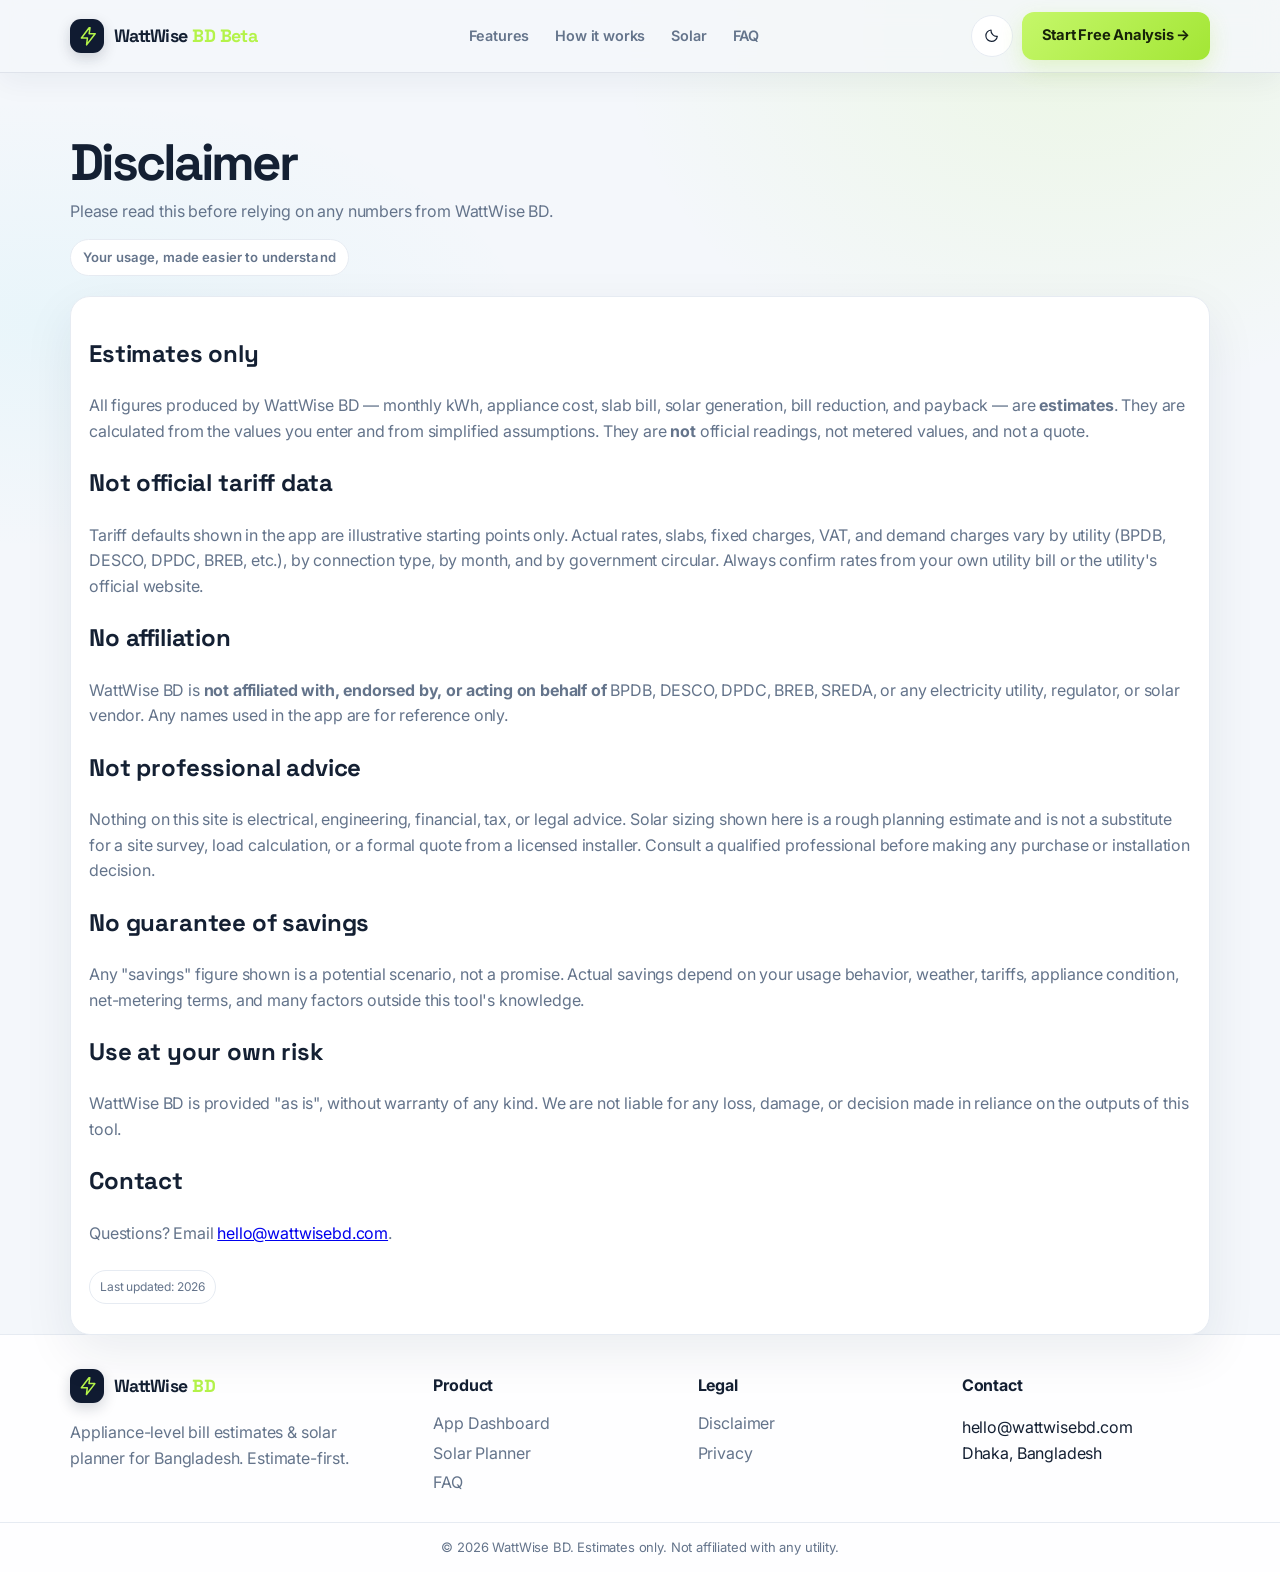
<file: disclaimer.html>
<!DOCTYPE html>
<html lang="bn">
<head>
<meta charset="UTF-8">
<meta name="viewport" content="width=device-width, initial-scale=1.0">
<title>Disclaimer — WattWise BD</title>
<meta name="description" content="WattWise BD disclaimers: estimates only, not official tariff data, not affiliated with any utility.">
<link rel="icon" type="image/svg+xml" href="favicon.svg">
<link href="https://fonts.googleapis.com/css2?family=Space+Grotesk:wght@500;700&family=Inter:wght@400;600;700&family=Hind+Siliguri:wght@500;700&display=swap" rel="stylesheet">
<link rel="stylesheet" href="style.css">
</head>
<body>
<svg class="icon-sprite" aria-hidden="true" xmlns="http://www.w3.org/2000/svg">
  <symbol id="icon-bolt" viewBox="0 0 24 24"><path d="m13 2-9 12h7l-1 8 10-13h-7l1-7Z"/></symbol>
  <symbol id="icon-moon" viewBox="0 0 24 24"><path d="M20.9 13A9 9 0 0 1 11 3.1 9 9 0 1 0 20.9 13Z"/></symbol>
  <symbol id="icon-sun" viewBox="0 0 24 24"><circle cx="12" cy="12" r="4"/><path d="M12 2v2m0 16v2M4.93 4.93l1.42 1.42m11.3 11.3 1.42 1.42M2 12h2m16 0h2M4.93 19.07l1.42-1.42m11.3-11.3 1.42-1.42"/></symbol>
</svg>

<header class="nav">
  <div class="container nav-inner">
    <a class="logo" href="index.html">
      <span class="logo-icon"><svg class="icon" aria-hidden="true"><use href="#icon-bolt"/></svg></span>
      WattWise <span>BD</span>
      <span class="beta-pill">Beta</span>
    </a>
    <nav class="nav-links">
      <a href="index.html#features">Features</a>
      <a href="index.html#how">How it works</a>
      <a href="index.html#solar">Solar</a>
      <a href="index.html#faq">FAQ</a>
    </nav>
    <div class="nav-actions">
      <button id="themeToggle" class="pill icon-button" type="button" aria-label="Toggle dark mode"><svg class="icon" aria-hidden="true"><use href="#icon-moon"/></svg></button>
      <a href="app.html" class="btn btn-lime hide-mobile">Start Free Analysis →</a>
    </div>
  </div>
</header>

<main class="container legal-page">
  <div class="app-hero">
    <h1>Disclaimer</h1>
    <p>Please read this before relying on any numbers from WattWise BD.</p>
  </div>

  <section class="card legal-card">
    <h2>Estimates only</h2>
    <p>All figures produced by WattWise BD — monthly kWh, appliance cost, slab bill, solar generation, bill reduction, and payback — are <strong>estimates</strong>. They are calculated from the values you enter and from simplified assumptions. They are <strong>not</strong> official readings, not metered values, and not a quote.</p>

    <h2>Not official tariff data</h2>
    <p>Tariff defaults shown in the app are illustrative starting points only. Actual rates, slabs, fixed charges, VAT, and demand charges vary by utility (BPDB, DESCO, DPDC, BREB, etc.), by connection type, by month, and by government circular. Always confirm rates from your own utility bill or the utility's official website.</p>

    <h2>No affiliation</h2>
    <p>WattWise BD is <strong>not affiliated with, endorsed by, or acting on behalf of</strong> BPDB, DESCO, DPDC, BREB, SREDA, or any electricity utility, regulator, or solar vendor. Any names used in the app are for reference only.</p>

    <h2>Not professional advice</h2>
    <p>Nothing on this site is electrical, engineering, financial, tax, or legal advice. Solar sizing shown here is a rough planning estimate and is not a substitute for a site survey, load calculation, or a formal quote from a licensed installer. Consult a qualified professional before making any purchase or installation decision.</p>

    <h2>No guarantee of savings</h2>
    <p>Any "savings" figure shown is a potential scenario, not a promise. Actual savings depend on your usage behavior, weather, tariffs, appliance condition, net-metering terms, and many factors outside this tool's knowledge.</p>

    <h2>Use at your own risk</h2>
    <p>WattWise BD is provided "as is", without warranty of any kind. We are not liable for any loss, damage, or decision made in reliance on the outputs of this tool.</p>

    <h2>Contact</h2>
    <p>Questions? Email <a href="mailto:hello@wattwisebd.com">hello@wattwisebd.com</a>.</p>

    <p class="disclaimer">Last updated: 2026</p>
  </section>
</main>

<footer class="footer">
  <div class="container foot-grid">
    <div>
      <div class="logo">
        <span class="logo-icon"><svg class="icon" aria-hidden="true"><use href="#icon-bolt"/></svg></span>
        WattWise <span>BD</span>
      </div>
      <p>Appliance-level bill estimates &amp; solar planner for Bangladesh. Estimate-first.</p>
    </div>
    <div><h4>Product</h4>
      <a href="app.html">App Dashboard</a>
      <a href="app.html#solar">Solar Planner</a>
      <a href="index.html#faq">FAQ</a>
    </div>
    <div><h4>Legal</h4>
      <a href="disclaimer.html">Disclaimer</a>
      <a href="privacy.html">Privacy</a>
    </div>
    <div><h4>Contact</h4>
      <p>hello@wattwisebd.com<br>Dhaka, Bangladesh</p>
    </div>
  </div>
  <div class="bottom-bar">
    © 2026 WattWise BD. Estimates only. Not affiliated with any utility.
  </div>
</footer>

<script>
  const theme = localStorage.getItem('ww_theme') || 'light';
  document.documentElement.setAttribute('data-theme', theme);
</script>
</body>
</html>
</file>
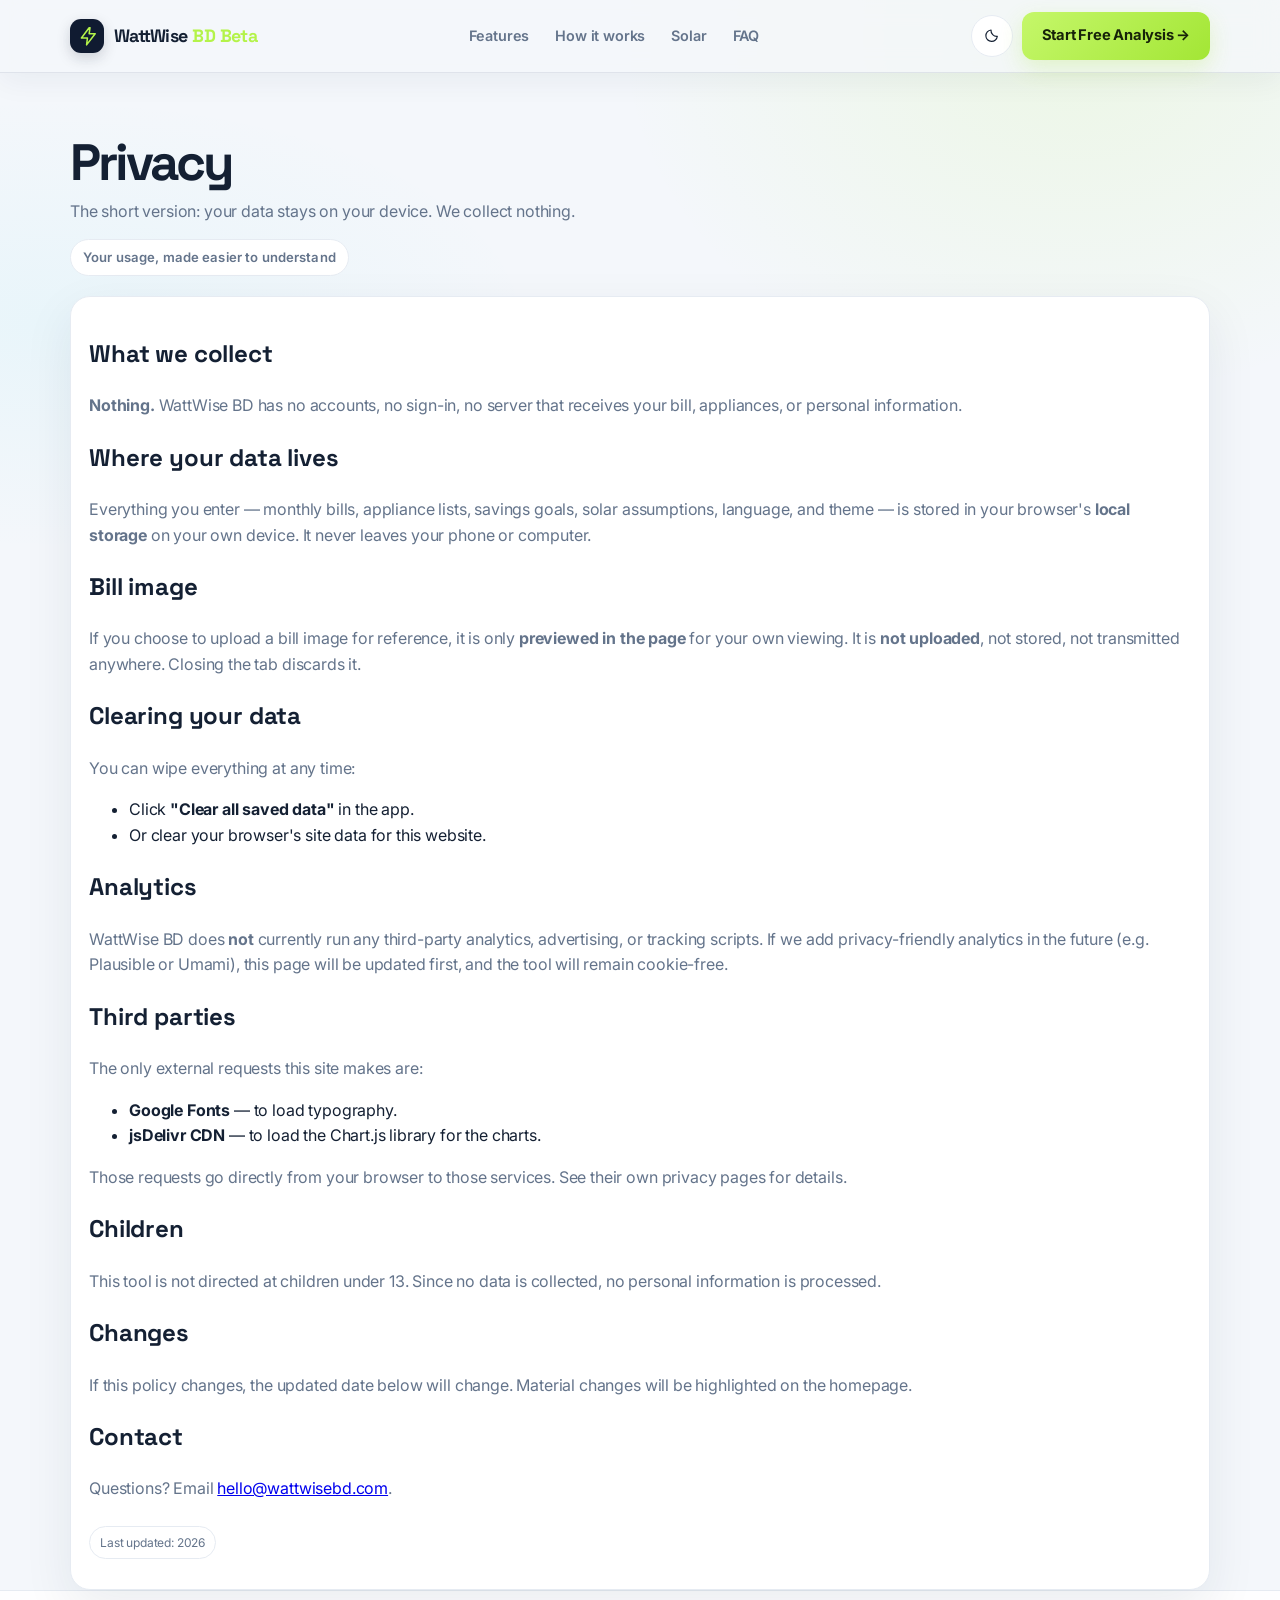
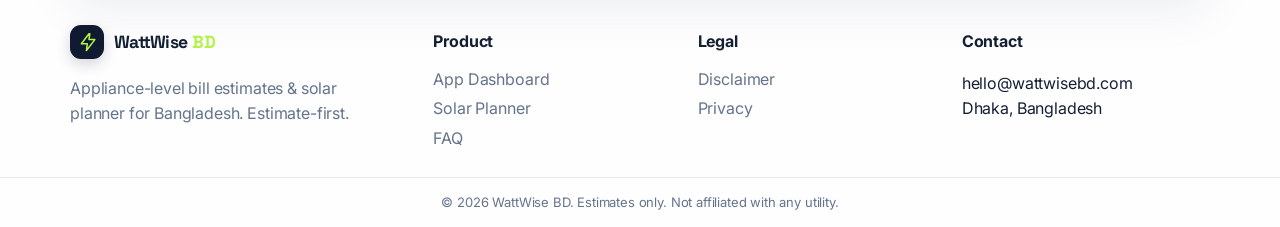
<file: privacy.html>
<!DOCTYPE html>
<html lang="bn">
<head>
<meta charset="UTF-8">
<meta name="viewport" content="width=device-width, initial-scale=1.0">
<title>Privacy — WattWise BD</title>
<meta name="description" content="WattWise BD privacy: no accounts, no tracking, all data stays on your device.">
<link rel="icon" type="image/svg+xml" href="favicon.svg">
<link href="https://fonts.googleapis.com/css2?family=Space+Grotesk:wght@500;700&family=Inter:wght@400;600;700&family=Hind+Siliguri:wght@500;700&display=swap" rel="stylesheet">
<link rel="stylesheet" href="style.css">
</head>
<body>
<svg class="icon-sprite" aria-hidden="true" xmlns="http://www.w3.org/2000/svg">
  <symbol id="icon-bolt" viewBox="0 0 24 24"><path d="m13 2-9 12h7l-1 8 10-13h-7l1-7Z"/></symbol>
  <symbol id="icon-moon" viewBox="0 0 24 24"><path d="M20.9 13A9 9 0 0 1 11 3.1 9 9 0 1 0 20.9 13Z"/></symbol>
  <symbol id="icon-sun" viewBox="0 0 24 24"><circle cx="12" cy="12" r="4"/><path d="M12 2v2m0 16v2M4.93 4.93l1.42 1.42m11.3 11.3 1.42 1.42M2 12h2m16 0h2M4.93 19.07l1.42-1.42m11.3-11.3 1.42-1.42"/></symbol>
</svg>

<header class="nav">
  <div class="container nav-inner">
    <a class="logo" href="index.html">
      <span class="logo-icon"><svg class="icon" aria-hidden="true"><use href="#icon-bolt"/></svg></span>
      WattWise <span>BD</span>
      <span class="beta-pill">Beta</span>
    </a>
    <nav class="nav-links">
      <a href="index.html#features">Features</a>
      <a href="index.html#how">How it works</a>
      <a href="index.html#solar">Solar</a>
      <a href="index.html#faq">FAQ</a>
    </nav>
    <div class="nav-actions">
      <button id="themeToggle" class="pill icon-button" type="button" aria-label="Toggle dark mode"><svg class="icon" aria-hidden="true"><use href="#icon-moon"/></svg></button>
      <a href="app.html" class="btn btn-lime hide-mobile">Start Free Analysis →</a>
    </div>
  </div>
</header>

<main class="container legal-page">
  <div class="app-hero">
    <h1>Privacy</h1>
    <p>The short version: your data stays on your device. We collect nothing.</p>
  </div>

  <section class="card legal-card">
    <h2>What we collect</h2>
    <p><strong>Nothing.</strong> WattWise BD has no accounts, no sign-in, no server that receives your bill, appliances, or personal information.</p>

    <h2>Where your data lives</h2>
    <p>Everything you enter — monthly bills, appliance lists, savings goals, solar assumptions, language, and theme — is stored in your browser's <strong>local storage</strong> on your own device. It never leaves your phone or computer.</p>

    <h2>Bill image</h2>
    <p>If you choose to upload a bill image for reference, it is only <strong>previewed in the page</strong> for your own viewing. It is <strong>not uploaded</strong>, not stored, not transmitted anywhere. Closing the tab discards it.</p>

    <h2>Clearing your data</h2>
    <p>You can wipe everything at any time:</p>
    <ul>
      <li>Click <strong>"Clear all saved data"</strong> in the app.</li>
      <li>Or clear your browser's site data for this website.</li>
    </ul>

    <h2>Analytics</h2>
    <p>WattWise BD does <strong>not</strong> currently run any third-party analytics, advertising, or tracking scripts. If we add privacy-friendly analytics in the future (e.g. Plausible or Umami), this page will be updated first, and the tool will remain cookie-free.</p>

    <h2>Third parties</h2>
    <p>The only external requests this site makes are:</p>
    <ul>
      <li><strong>Google Fonts</strong> — to load typography.</li>
      <li><strong>jsDelivr CDN</strong> — to load the Chart.js library for the charts.</li>
    </ul>
    <p>Those requests go directly from your browser to those services. See their own privacy pages for details.</p>

    <h2>Children</h2>
    <p>This tool is not directed at children under 13. Since no data is collected, no personal information is processed.</p>

    <h2>Changes</h2>
    <p>If this policy changes, the updated date below will change. Material changes will be highlighted on the homepage.</p>

    <h2>Contact</h2>
    <p>Questions? Email <a href="mailto:hello@wattwisebd.com">hello@wattwisebd.com</a>.</p>

    <p class="disclaimer">Last updated: 2026</p>
  </section>
</main>

<footer class="footer">
  <div class="container foot-grid">
    <div>
      <div class="logo">
        <span class="logo-icon"><svg class="icon" aria-hidden="true"><use href="#icon-bolt"/></svg></span>
        WattWise <span>BD</span>
      </div>
      <p>Appliance-level bill estimates &amp; solar planner for Bangladesh. Estimate-first.</p>
    </div>
    <div><h4>Product</h4>
      <a href="app.html">App Dashboard</a>
      <a href="app.html#solar">Solar Planner</a>
      <a href="index.html#faq">FAQ</a>
    </div>
    <div><h4>Legal</h4>
      <a href="disclaimer.html">Disclaimer</a>
      <a href="privacy.html">Privacy</a>
    </div>
    <div><h4>Contact</h4>
      <p>hello@wattwisebd.com<br>Dhaka, Bangladesh</p>
    </div>
  </div>
  <div class="bottom-bar">
    © 2026 WattWise BD. Estimates only. Not affiliated with any utility.
  </div>
</footer>

<script>
  const theme = localStorage.getItem('ww_theme') || 'light';
  document.documentElement.setAttribute('data-theme', theme);
</script>
</body>
</html>
</file>
<file: style.css>
:root{--navy:#0B1120;--lime:#A3E635;--cyan:#22D3EE;--white:#fff;--gray:#F8FAFC;--muted:#64748B;--card:#fff;--bg:#F8FAFC;--text:#0B1120;--shadow:0 10px 30px rgba(11,17,32,.08)}
[data-theme="dark"]{--bg:#0B1120;--card:#111A2E;--text:#F8FAFC;--muted:#94A3B8;--shadow:0 10px 30px rgba(0,0,0,.4)}
*{box-sizing:border-box}html{scroll-behavior:smooth}body{margin:0;font-family:Inter,sans-serif;background:var(--bg);color:var(--text);line-height:1.6;overflow-x:hidden}
h1,h2,h3{font-family:"Space Grotesk",sans-serif}.container{max-width:1120px;margin:0 auto;padding:0 20px}
#preloader{position:fixed;inset:0;background:var(--navy);display:grid;place-items:center;z-index:99;transition:opacity .4s,visibility .4s}
#preloader.hide{opacity:0;visibility:hidden}
.loader-inner{text-align:center;color:var(--white)}.bolt{font-size:42px;animation:float 1s ease-in-out infinite}.ring{width:44px;height:44px;border:3px solid rgba(255,255,255,.2);border-top-color:var(--lime);border-radius:50%;margin:12px auto;animation:spin .8s linear infinite}
.logo-load{font-family:"Space Grotesk";font-weight:700;font-size:22px}.logo-load span{color:var(--lime)}
.nav{position:sticky;top:0;z-index:20;background:rgba(255,255,255,.75);backdrop-filter:blur(12px);border-bottom:1px solid #E2E8F0}
[data-theme="dark"] .nav{background:rgba(11,17,32,.75);border-color:#1E293B}
.nav-inner{height:64px;display:flex;align-items:center;justify-content:space-between;gap:12px}
.logo{font-weight:700;text-decoration:none;color:var(--text)}.logo span{color:var(--lime)}.logo-icon{background:var(--navy);color:var(--lime);padding:2px 8px;border-radius:8px}
.nav-links{display:flex;gap:18px}.nav-links a{color:var(--muted);text-decoration:none;font-weight:500}
.pill{border:1px solid #E2E8F0;background:var(--card);padding:8px 12px;border-radius:999px;cursor:pointer;color:var(--text)}
.btn{padding:11px 18px;border-radius:999px;border:0;font-weight:700;cursor:pointer;text-decoration:none;display:inline-block}
.btn-lime{background:var(--lime);color:var(--navy)}.btn-dark{background:var(--navy);color:#fff}.btn-ghost{background:var(--card);border:1px solid #E2E8F0;color:var(--text)}
.glow:hover{box-shadow:0 0 20px rgba(163,230,53,.6);transform:translateY(-1px);transition:.2s}
.hero{padding:36px 0 20px}.hero-grid{display:grid;grid-template-columns:1.1fr .9fr;gap:24px}
.badge{background:var(--navy);color:var(--lime);padding:6px 12px;border-radius:999px;font-size:12px}
.hero h1{font-size:44px;line-height:1.05;margin:14px 0}.hero h1 span{background:var(--navy);color:var(--lime);padding:0 8px;border-radius:8px}
.hero-mockup{position:relative}.mockup-card{background:var(--card);border-radius:20px;padding:16px;box-shadow:var(--shadow);border:1px solid rgba(0,0,0,.05)}
.mockup-head{display:flex;justify-content:space-between;align-items:center;gap:8px;font-size:14px}.save-badge{background:var(--lime);color:var(--navy);padding:4px 8px;border-radius:999px;font-weight:700;font-size:12px}
.mockup-body{display:grid;grid-template-columns:130px 1fr;gap:12px;align-items:center;margin-top:12px}
.mock-donut{position:relative}.center{position:absolute;inset:0;display:grid;place-content:center;text-align:center}
.villain{display:flex;justify-content:space-between;background:var(--bg);padding:8px 10px;border-radius:10px;margin-bottom:6px;font-size:13px}
.alert{background:#FEF3C7;padding:8px;border-radius:10px;font-size:12px}
.float{position:absolute;background:var(--card);padding:8px 10px;border-radius:999px;box-shadow:var(--shadow);font-size:12px;font-weight:600;animation:float 3s ease-in-out infinite}
.f1{top:-10px;right:-10px;animation-delay:.2s}.f2{bottom:40px;right:-6px;animation-delay:.6s}.f3{bottom:-10px;left:-8px;animation-delay:1s}
.stats-strip{background:var(--navy);color:var(--white);padding:18px 0;margin-top:18px}.stats-grid{display:grid;grid-template-columns:repeat(4,1fr);gap:16px;text-align:center}.stats-grid b{display:block;color:var(--lime);font-size:20px}
.section{margin:40px 0}.grid2{display:grid;grid-template-columns:1fr 1fr;gap:16px}.grid3{display:grid;grid-template-columns:repeat(3,1fr);gap:16px}.grid4{display:grid;grid-template-columns:repeat(4,1fr);gap:16px}
.card{background:var(--card);padding:18px;border-radius:20px;box-shadow:var(--shadow);border:1px solid rgba(0,0,0,.04)}
.step{text-align:center}.num{width:44px;height:44px;display:grid;place-items:center;background:var(--lime);color:var(--navy);border-radius:50%;margin:0 auto 10px;font-weight:700}
.preview-layout{display:grid;grid-template-columns:180px 1fr;gap:16px}.sidebar{background:var(--navy);color:#fff;border-radius:20px;padding:16px;display:grid;gap:10px;align-content:start}
.features-grid{display:grid;grid-template-columns:repeat(3,1fr);gap:16px}
.solar-section{background:var(--navy);color:#fff;padding:28px 0;border-radius:24px;margin:20px auto;max-width:1120px}.solar-grid{display:grid;grid-template-columns:1.2fr .8fr;gap:20px;align-items:center;padding:0 20px}
.solar-art{font-size:42px;text-align:center;background:rgba(255,255,255,.06);padding:24px;border-radius:20px}
#billSlider{width:100%;accent-color:var(--lime)}.solar-stats{display:grid;grid-template-columns:repeat(3,1fr);gap:12px;margin-top:12px}
.solar-stats div{background:rgba(255,255,255,.08);padding:12px;border-radius:12px;text-align:center}.solar-stats b{display:block;color:var(--lime)}
.faq{display:grid;gap:10px}.faq-item{background:var(--card);border-radius:14px;overflow:hidden;box-shadow:var(--shadow)}
.faq-item button{width:100%;text-align:left;padding:16px;background:none;border:0;font-weight:600;display:flex;justify-content:space-between;cursor:pointer;color:var(--text)}
.faq-item p{max-height:0;overflow:hidden;transition:max-height .3s ease,padding .3s ease;padding:0 16px;margin:0;color:var(--muted)}
.faq-item.open p{max-height:120px;padding:0 16px 16px}
.cta{background:linear-gradient(135deg,var(--navy),#111A2E);color:#fff;text-align:center;padding:36px 20px;border-radius:24px;max-width:1120px;margin:30px auto}
.footer{background:var(--card);border-top:1px solid #E2E8F0;padding-top:20px}.foot-grid{display:grid;grid-template-columns:1.4fr 1fr 1fr 1fr;gap:16px}
.footer a{display:block;color:var(--muted);text-decoration:none;margin:4px 0}.bottom-bar{text-align:center;padding:14px;color:var(--muted);border-top:1px solid #E2E8F0;margin-top:16px;font-size:13px}
.reveal{opacity:0;transform:translateY(16px);transition:opacity .4s,transform .4s}.reveal.in{opacity:1;transform:none}
.d2{transition-delay:.08s}.d3{transition-delay:.16s}.d4{transition-delay:.24s}
.hamburger{display:none;background:var(--card);border:1px solid #E2E8F0;padding:8px 10px;border-radius:10px}
.drawer{display:none;flex-direction:column;gap:12px;padding:12px 20px 16px;background:var(--card);border-top:1px solid #E2E8F0}
.drawer.open{display:flex}.hide-mobile{display:inline-block}
.disclaimer{font-size:12px;color:var(--muted);background:var(--bg);display:inline-block;padding:6px 10px;border-radius:999px;margin-top:8px}
@keyframes float{0%,100%{transform:translateY(0)}50%{transform:translateY(-6px)}}@keyframes spin{to{transform:rotate(360deg)}}
@media(max-width:900px){.hero-grid,.grid2,.grid3,.grid4,.features-grid,.preview-layout,.solar-grid,.foot-grid,.stats-grid{grid-template-columns:1fr}.nav-links,.hide-mobile{display:none}.hamburger{display:block}.mockup-body{grid-template-columns:1fr}}
/* Dashboard layout and form controls */
.app-hero{padding:44px 0 12px}
.app-hero h1{font-size:clamp(2rem,4vw,2.8rem);line-height:1.1;margin:0 0 8px;letter-spacing:-.04em}
.app-hero p,.muted{color:var(--muted)}
#setup .grid2{align-items:start;gap:20px}
#setup .card,.stats .card,#solar.section.card,#history .card,#report.card{border:1px solid color-mix(in srgb,var(--muted) 16%,transparent);box-shadow:0 16px 40px rgba(11,17,32,.07);border-radius:20px}
[data-theme="dark"] #setup .card,[data-theme="dark"] .stats .card,[data-theme="dark"] #solar.section.card,[data-theme="dark"] #history .card,[data-theme="dark"] #report.card{box-shadow:0 16px 40px rgba(0,0,0,.22)}
#setup .card h3{margin:0 0 8px;font-size:1.25rem;letter-spacing:-.02em}
.form{display:grid;gap:16px}
.form label{display:grid;gap:7px;color:var(--text);font-size:.88rem;font-weight:600}
.form input,.form select,#setup .add-row input,#setup .add-row select{width:100%;min-width:0;height:46px;padding:0 13px;border:1px solid #CBD5E1;border-radius:11px;background:var(--bg);color:var(--text);font:inherit;outline:none;transition:border-color .18s,box-shadow .18s,background .18s}
[data-theme="dark"] .form input,[data-theme="dark"] .form select,[data-theme="dark"] #setup .add-row input,[data-theme="dark"] #setup .add-row select{border-color:#334155;background:#0B1120;color:#F8FAFC;color-scheme:dark}
.form input::placeholder,#setup .add-row input::placeholder{color:#94A3B8}
.form input:focus,.form select:focus,#setup .add-row input:focus,#setup .add-row select:focus{border-color:#84CC16;box-shadow:0 0 0 4px rgba(163,230,53,.2)}
.form input:hover,.form select:hover,#setup .add-row input:hover,#setup .add-row select:hover{border-color:#94A3B8}
.row2{display:grid;grid-template-columns:1fr 1fr;gap:14px}
.wfull{width:100%;min-height:48px;font:inherit;box-shadow:0 8px 20px rgba(163,230,53,.2)}
.add-row{display:grid;grid-template-columns:repeat(2,minmax(0,1fr));gap:10px;margin:18px 0}
.add-row #preset,.add-row #aName,.add-row button{grid-column:1/-1}
.add-row button{min-height:46px;font:inherit}
#setup .card>.muted{margin:0;line-height:1.5}
.app-list{display:grid;gap:9px;margin-top:14px}
.app-item{display:flex;align-items:center;justify-content:space-between;gap:12px;padding:12px 14px;background:var(--bg);border:1px solid color-mix(in srgb,var(--muted) 16%,transparent);border-radius:12px;color:var(--text)}
.app-item small{color:var(--muted);line-height:1.6}
.empty{padding:14px;border:1px dashed #CBD5E1;border-radius:12px;color:var(--muted);text-align:center;font-size:.9rem}
[data-theme="dark"] .empty{border-color:#334155}
.stats{display:grid;grid-template-columns:repeat(4,minmax(0,1fr));gap:14px;margin:18px 0}
.stat{display:flex;flex-direction:column;gap:5px;min-height:130px}
.stat small,.solar-stat small{color:var(--muted);font-weight:600}
.stat>b{font-size:1.55rem;letter-spacing:-.03em;color:var(--text)}
.stat span{color:var(--muted);font-size:.88rem}
.stat.lime{background:linear-gradient(145deg,var(--card),rgba(163,230,53,.12))}
.progress,.solar-bar{height:8px;background:rgba(100,116,139,.18);border-radius:99px;overflow:hidden;margin-top:auto}
.progress>div,.solar-bar>div{height:100%;width:0;background:var(--lime);border-radius:inherit;transition:width .3s ease}
.solar-stat{display:grid;gap:5px;padding:16px;background:var(--bg);border:1px solid color-mix(in srgb,var(--muted) 14%,transparent);border-radius:14px}
.solar-stat b{font-size:1.35rem;color:var(--text)}
.solar-stat span{font-size:.85rem;color:var(--muted)}
.solar-bar{margin:18px 0}
#history table{width:100%;border-collapse:collapse;text-align:left}
#history th,#history td{padding:11px 9px;border-bottom:1px solid color-mix(in srgb,var(--muted) 18%,transparent)}
#history th{color:var(--muted);font-size:.8rem;text-transform:uppercase;letter-spacing:.04em}
#history td{color:var(--text)}
.report-head{display:flex;justify-content:space-between;align-items:center;gap:16px}
.report-head h2{margin:0}
button,.btn{transition:transform .18s ease,box-shadow .18s ease,background .18s ease}
button:hover,.btn:hover{transform:translateY(-1px)}
:focus-visible{outline:3px solid rgba(34,211,238,.8);outline-offset:3px}
@media(max-width:900px){.stats{grid-template-columns:repeat(2,minmax(0,1fr))}}
@media(max-width:600px){.app-hero{padding:30px 0 6px}.row2,.stats{grid-template-columns:1fr}.form{gap:13px}#setup .card{padding:16px}.report-head{align-items:flex-start;flex-direction:column}.add-row{grid-template-columns:1fr 1fr}}
@media(prefers-reduced-motion:reduce){*{animation:none!important;transition:none!important}.reveal{opacity:1;transform:none}}

/* Polished visual system */
:root{--lime:#b4f34a;--navy:#101b31;--bg:#f4f7fb;--text:#142033;--muted:#64748b;--card:#fff;--shadow:0 18px 50px rgba(15,35,65,.08);--line:#e6ebf2}
[data-theme="dark"]{--bg:#0b1220;--card:#111c2e;--text:#f1f5f9;--muted:#9aabc0;--line:#25334a;--shadow:0 18px 50px rgba(0,0,0,.24)}
body{background:radial-gradient(ellipse at 80% 0%,rgba(180,243,74,.09),transparent 34%),var(--bg);letter-spacing:-.01em}
.container{max-width:1180px}
.nav{background:color-mix(in srgb,var(--bg) 82%,transparent);border-color:var(--line);box-shadow:0 4px 24px rgba(15,35,65,.04)}
.nav-inner{height:72px}
.logo{font-family:"Space Grotesk",sans-serif;font-size:1.12rem;letter-spacing:-.04em}.logo-icon{display:inline-grid;place-items:center;width:34px;height:34px;margin-right:5px;border-radius:11px;background:var(--navy);color:var(--lime)}
.nav-links{gap:26px}.nav-links a,.drawer a{font-size:.9rem;transition:color .2s ease}.nav-links a:hover,.drawer a:hover{color:#65a30d}
.nav-actions{display:flex;align-items:center;gap:9px}.pill{border-color:var(--line);font-weight:600;transition:transform .2s,border-color .2s,background .2s}.pill:hover{border-color:#a3e635}
.btn{padding:12px 20px;border-radius:12px;font-size:.92rem;letter-spacing:-.01em;box-shadow:0 4px 12px rgba(15,35,65,.08)}
.btn-lime{background:linear-gradient(135deg,#c5f76a,#a3e635);box-shadow:0 8px 22px rgba(163,230,53,.24)}.btn-dark{background:linear-gradient(135deg,#172640,#0b1120)}.btn-ghost{border-color:var(--line)}
.btn:hover,.pill:hover{transform:translateY(-2px);box-shadow:0 10px 24px rgba(15,35,65,.13)}
.hero{padding:76px 20px 64px}.hero-grid{grid-template-columns:1.04fr .96fr;gap:56px;align-items:center}.hero-left{max-width:610px}.badge{display:inline-block;background:rgba(163,230,53,.18);color:#42640d;border:1px solid rgba(132,204,22,.3);font-weight:700;letter-spacing:.01em;padding:8px 14px}[data-theme="dark"] .badge{color:#c5f76a;background:rgba(163,230,53,.1)}
.hero h1{font-size:clamp(2.75rem,5.2vw,4.35rem);line-height:1.02;letter-spacing:-.065em;margin:22px 0 18px}.hero h1 span{background:none;color:#65a30d;padding:0}[data-theme="dark"] .hero h1 span{color:var(--lime)}.hero-left>p:not(.disclaimer){max-width:540px;color:var(--muted);font-size:1.08rem;line-height:1.8}.hero-cta{display:flex;flex-wrap:wrap;gap:12px;margin-top:25px}.disclaimer{border:1px solid var(--line);background:var(--card)}
.hero-mockup{padding:20px 12px}.mockup-card{border:1px solid var(--line);border-radius:24px;padding:22px;background:var(--card);box-shadow:0 28px 70px rgba(15,35,65,.14);animation:card-rise .75s .1s both}.mockup-head{font-size:.9rem}.mockup-body{grid-template-columns:145px 1fr;gap:20px}.save-badge{white-space:nowrap}.villain{border:1px solid var(--line);padding:10px 12px}.alert{background:#fff7df;color:#805b08;border:1px solid #f6e6b4}[data-theme="dark"] .alert{background:#382e16;color:#f5d875;border-color:#51421b}.float{border:1px solid var(--line);padding:10px 14px;animation:float 4s ease-in-out infinite}
.stats-strip{padding:26px 0;background:linear-gradient(115deg,#101b31,#1c3150);margin-top:0}.stats-grid{gap:24px}.stats-grid>div{padding:6px 10px}.stats-grid b{font-family:"Space Grotesk",sans-serif;font-size:1.35rem}.stats-strip small.container{display:block;margin-top:10px}
.section{margin:76px auto}.section>h2,.section h2,.solar-section h2,.cta h2{font-size:clamp(1.8rem,3vw,2.5rem);letter-spacing:-.05em;line-height:1.12}.section>h2{text-align:center;margin:0 0 28px}.steps{gap:20px}.step{padding:24px 20px;border:1px solid var(--line);border-radius:20px;background:var(--card);box-shadow:var(--shadow);transition:transform .25s,box-shadow .25s}.step:hover,.card:hover,.features-grid .card:hover{transform:translateY(-5px);box-shadow:0 22px 48px rgba(15,35,65,.12)}.num{width:48px;height:48px;font-family:"Space Grotesk",sans-serif;box-shadow:0 6px 15px rgba(163,230,53,.28)}.step h3{margin:10px 0 6px;font-size:1.15rem}.step p,.card p{color:var(--muted)}
.features-grid{gap:16px}.features-grid .card{min-height:155px;border:1px solid var(--line);box-shadow:var(--shadow);transition:transform .25s,box-shadow .25s}.features-grid .card h3{font-size:1.08rem;letter-spacing:-.025em}.features-grid .card p{font-size:.93rem;margin-bottom:0}
.solar-section{padding:54px 0;border-radius:0;max-width:none;margin:76px 0;background:radial-gradient(circle at 85% 20%,rgba(34,211,238,.14),transparent 30%),linear-gradient(120deg,#101b31,#172943);overflow:hidden}.solar-grid{max-width:1180px}.solar-section p{color:#c2ccda}.solar-section label{display:block;margin:18px 0 8px}.solar-stats div{border:1px solid rgba(255,255,255,.12);border-radius:16px;padding:15px}.solar-art{border:1px solid rgba(255,255,255,.1);font-size:4rem;min-height:220px;display:grid;place-content:center;line-height:1.4}.solar-art small{font-size:.85rem;color:#c2ccda}
.faq{max-width:840px;margin:0 auto}.faq-item{border:1px solid var(--line);box-shadow:0 8px 24px rgba(15,35,65,.05);transition:box-shadow .2s}.faq-item:hover{box-shadow:var(--shadow)}.faq-item button{font-size:.98rem}.faq-item button span{color:#65a30d;font-size:1.2rem;transition:transform .2s}.faq-item.open button span{transform:rotate(45deg)}.faq-item p{line-height:1.75}
.cta{padding:58px 20px;border:1px solid rgba(255,255,255,.1);background:radial-gradient(circle at 12% 10%,rgba(163,230,53,.16),transparent 32%),linear-gradient(120deg,#101b31,#1b2c47);box-shadow:0 24px 60px rgba(15,35,65,.16)}.cta p{color:#c2ccda}.cta .disclaimer{color:var(--muted)}
.footer{border-color:var(--line);padding-top:34px}.foot-grid{padding-bottom:22px}.footer .logo{font-size:1.1rem}.footer h4{margin:4px 0 12px}.footer a{transition:color .2s,transform .2s}.footer a:hover{color:#65a30d;transform:translateX(3px)}.bottom-bar{border-color:var(--line)}
/* Consistent inline SVG icon sizing and accessible theme controls */
.icon-sprite{position:absolute;width:0;height:0;overflow:hidden}
.icon{display:inline-block;width:1.15em;height:1.15em;fill:none;stroke:currentColor;stroke-width:1.8;stroke-linecap:round;stroke-linejoin:round;vertical-align:-.18em;flex:none}
.icon-button{display:inline-grid;place-items:center;width:42px;height:42px;padding:0}

/* Dashboard polish */
.app-hero{padding:54px 0 20px}.app-hero h1{font-size:clamp(2.25rem,4vw,3.2rem);letter-spacing:-.06em}.app-hero p{margin:8px 0 0}.app-hero:after{content:"Your usage, made easier to understand";display:inline-block;margin-top:14px;padding:7px 12px;border:1px solid var(--line);border-radius:999px;background:var(--card);color:var(--muted);font-size:.82rem}
#setup .section h2,#setup>h2,#dashboard>h2{font-size:1.8rem;letter-spacing:-.045em;margin-bottom:18px}.card{border:1px solid var(--line);box-shadow:var(--shadow);transition:transform .25s,box-shadow .25s}.stats .card{transition:transform .25s,box-shadow .25s}.stats .card:hover{transform:translateY(-4px)}
.form label{font-size:.85rem;letter-spacing:.005em}.form input,.form select,#setup .add-row input,#setup .add-row select{border-color:var(--line);border-radius:12px;background:color-mix(in srgb,var(--bg) 78%,var(--card));height:48px}.form input:focus,.form select:focus,#setup .add-row input:focus,#setup .add-row select:focus{border-color:#84cc16;box-shadow:0 0 0 4px rgba(163,230,53,.17)}.add-row{gap:11px}.add-row button{border-radius:12px}.app-item{border-color:var(--line);transition:transform .2s,border-color .2s}.app-item:hover{transform:translateX(3px);border-color:#a3e635}.empty{border-color:#cbd5e1}.stats{gap:16px}.stat{min-height:145px}.stat>b{font-family:"Space Grotesk",sans-serif;font-size:1.7rem}.stat small,.solar-stat small{font-size:.78rem;letter-spacing:.04em;text-transform:uppercase}.stat.lime{border-color:rgba(163,230,53,.38)}
#dashboard .grid2>.card,#history .grid2>.card{padding:22px}#dashboard .grid2 h3,#history h3{margin-top:0;letter-spacing:-.03em}#solar.section.card{padding:26px}#solar.section.card h2{margin-top:0}.solar-stat{border-color:var(--line)}#history table{font-size:.92rem}#history th{padding-top:8px}#history td,#history th{border-color:var(--line)}#history .btn{margin-top:14px}.report-head{padding-bottom:16px;border-bottom:1px solid var(--line)}#reportBody{padding:8px 0}
.reveal{transform:translateY(24px);transition:opacity .65s ease,transform .65s cubic-bezier(.2,.7,.2,1)}.reveal.in{opacity:1;transform:translateY(0)}
@keyframes card-rise{from{opacity:0;transform:translateY(16px) scale(.985)}to{opacity:1;transform:translateY(0) scale(1)}}
@media(max-width:900px){.hero{padding:54px 20px 42px}.hero-grid{grid-template-columns:1fr;gap:26px}.hero-left{max-width:720px}.hero-mockup{max-width:650px;margin:0 auto;width:100%}.stats-grid{grid-template-columns:repeat(2,1fr)}.grid3,.features-grid{grid-template-columns:repeat(2,minmax(0,1fr))}.solar-grid{grid-template-columns:1fr  .7fr}.solar-section{padding:42px 0}.nav-inner{height:66px}}
@media(max-width:600px){.container{padding-left:18px;padding-right:18px}.nav-actions{gap:6px}.nav-inner{height:62px}.hero{padding-top:42px}.hero h1{font-size:clamp(2.45rem,12vw,3.3rem)}.hero-left>p:not(.disclaimer){font-size:1rem}.hero-cta .btn{flex:1;text-align:center;padding:12px 13px}.hero-mockup{padding:10px 3px}.mockup-card{padding:16px;border-radius:19px}.mockup-head{align-items:flex-start;flex-direction:column}.mockup-body{grid-template-columns:110px 1fr;gap:10px}.float{font-size:.68rem;padding:7px 9px}.f1{right:-3px}.f2{right:-2px}.f3{left:-3px}.stats-grid{gap:8px}.stats-grid b{font-size:1.05rem}.stats-grid span{font-size:.79rem}.section{margin:54px auto}.grid3,.features-grid{grid-template-columns:1fr}.solar-section{margin:54px 0;padding:38px 0}.solar-grid{grid-template-columns:1fr}.solar-stats{gap:7px}.solar-stats div{padding:10px 6px}.solar-stats small{font-size:.7rem}.solar-stats b{font-size:.9rem}.solar-art{min-height:160px}.cta{margin:20px 14px;padding:42px 18px}.foot-grid{grid-template-columns:1fr 1fr;gap:22px}.app-hero{padding-top:34px}.row2,.stats{grid-template-columns:1fr}.add-row{grid-template-columns:1fr 1fr}.report-head{align-items:flex-start}.report-head h2{font-size:1.35rem}#dashboard .grid2>.card,#history .grid2>.card{padding:16px}}
@media(prefers-reduced-motion:reduce){html{scroll-behavior:auto}.reveal{opacity:1;transform:none}}

/* Subtle motion across the landing page and dashboard */
.scroll-reveal{opacity:0;transform:translateY(22px) scale(.99);transition:opacity .65s ease,transform .65s cubic-bezier(.2,.7,.2,1);transition-delay:calc(var(--motion-order,0) * 70ms)}
.scroll-reveal.in{opacity:1;transform:translateY(0) scale(1)}
.nav{animation:nav-enter .55s ease both}
.app-hero h1{animation:content-enter .7s .08s both}
.app-hero p,.app-hero:after{animation:content-enter .65s .18s both}
.reveal.in .step,.reveal.in .features-grid .card,.reveal.in .faq-item,.reveal.in .stats-grid>div{animation:content-enter .55s both;animation-delay:calc(var(--motion-order,0) * 75ms)}
.steps .step:nth-child(2),.features-grid .card:nth-child(2),.faq-item:nth-child(2){--motion-order:1}
.steps .step:nth-child(3),.features-grid .card:nth-child(3),.faq-item:nth-child(3){--motion-order:2}
.features-grid .card:nth-child(4),.faq-item:nth-child(4){--motion-order:3}
.features-grid .card:nth-child(5){--motion-order:4}.features-grid .card:nth-child(6){--motion-order:5}
.stats-grid>div:nth-child(2){--motion-order:1}.stats-grid>div:nth-child(3){--motion-order:2}.stats-grid>div:nth-child(4){--motion-order:3}
.card,.step,.faq-item,.solar-stats>div,.float{will-change:transform}
.card:hover,.step:hover,.features-grid .card:hover,.solar-stats>div:hover{transform:translateY(-4px);transition:transform .25s ease,box-shadow .25s ease,border-color .25s ease}
button:active,.btn:active{transform:translateY(0) scale(.97)}
.nav-links a,.drawer a{position:relative}
.nav-links a:after{content:"";position:absolute;left:0;right:100%;bottom:-5px;height:2px;background:var(--lime);transition:right .22s ease}
.nav-links a:hover:after{right:0}
.icon-button .icon,.logo-icon .icon{transition:transform .35s ease}
.icon-button:hover .icon{transform:rotate(-12deg) scale(1.08)}
.logo:hover .logo-icon .icon{transform:rotate(-18deg) scale(1.08)}
.solar-art .icon{animation:solar-float 3.5s ease-in-out infinite}
.app-item{animation:item-enter .38s ease both}
.app-item:nth-child(2){animation-delay:.05s}.app-item:nth-child(3){animation-delay:.1s}.app-item:nth-child(4){animation-delay:.15s}
#goalBar,#solarFill{transition:width .8s cubic-bezier(.2,.7,.2,1)}
@keyframes nav-enter{from{opacity:0;transform:translateY(-12px)}to{opacity:1;transform:translateY(0)}}
@keyframes content-enter{from{opacity:0;transform:translateY(16px)}to{opacity:1;transform:translateY(0)}}
@keyframes item-enter{from{opacity:0;transform:translateX(-10px)}to{opacity:1;transform:translateX(0)}}
@keyframes solar-float{0%,100%{transform:translateY(0) rotate(-3deg)}50%{transform:translateY(-7px) rotate(3deg)}}
@media(prefers-reduced-motion:reduce){
  *,*::before,*::after{scroll-behavior:auto!important;animation-duration:.01ms!important;animation-iteration-count:1!important;transition-duration:.01ms!important}
  .scroll-reveal,.reveal{opacity:1!important;transform:none!important}
  .card,.step,.faq-item,.solar-stats>div,.float{will-change:auto}
}

/* Extra motion accents: soft ambient light, staggered entrances, and tactile controls */
.hero{position:relative;isolation:isolate}
.hero::before{content:"";position:absolute;z-index:-1;top:5%;right:-7%;width:min(48vw,560px);aspect-ratio:1;border-radius:50%;background:radial-gradient(circle,rgba(180,243,74,.16),rgba(34,211,238,.06) 42%,transparent 70%);filter:blur(10px);animation:ambient-drift 11s ease-in-out infinite alternate}
.hero .reveal.in{animation:hero-enter .7s cubic-bezier(.2,.7,.2,1) both}
.hero .reveal.in.d2{animation-delay:.1s}.hero .reveal.in.d3{animation-delay:.2s}.hero .reveal.in.d4{animation-delay:.28s}
.badge{position:relative;overflow:hidden}
.badge::after{content:"";position:absolute;inset:-30% auto -30% -45%;width:30%;transform:skewX(-22deg);background:linear-gradient(90deg,transparent,rgba(255,255,255,.55),transparent);animation:badge-shine 5.5s ease-in-out infinite}
.btn{position:relative;overflow:hidden;isolation:isolate}
 .btn::after{content:"";position:absolute;z-index:0;pointer-events:none;top:-60%;bottom:-60%;left:-55%;width:30%;transform:rotate(22deg);background:linear-gradient(90deg,transparent,rgba(255,255,255,.36),transparent);transition:left .65s cubic-bezier(.2,.7,.2,1)}
.btn:hover::after{left:130%}
.stats-grid>div{transition:transform .25s ease,color .25s ease}
.stats-grid>div:hover{transform:translateY(-4px)}
.solar-section{background-size:150% 150%;animation:solar-glow 16s ease-in-out infinite alternate}
.cta{background-size:150% 150%;animation:solar-glow 18s ease-in-out infinite alternate}
.faq-item button{transition:background .2s ease,padding-left .2s ease}
.faq-item button:hover{padding-left:20px;background:color-mix(in srgb,var(--lime) 7%,transparent)}
.form input,.form select,#setup .add-row input,#setup .add-row select{transition:transform .2s ease,border-color .18s,box-shadow .18s,background .18s}
.form input:focus,.form select:focus,#setup .add-row input:focus,#setup .add-row select:focus{transform:translateY(-1px)}
@keyframes hero-enter{from{opacity:0;transform:translateY(22px)}to{opacity:1;transform:translateY(0)}}
@keyframes ambient-drift{from{transform:translate3d(-12px,8px,0) scale(.94)}to{transform:translate3d(18px,-12px,0) scale(1.06)}}
@keyframes badge-shine{0%,58%{left:-45%}78%,100%{left:130%}}
@keyframes solar-glow{from{background-position:0% 50%}to{background-position:100% 50%}}
@media(prefers-reduced-motion:reduce){
  .hero::before,.badge::after{animation:none!important}
  .hero .reveal.in,.solar-section,.cta{animation:none!important}
  .btn::after{display:none}
}

/* Premium finishing layer: restrained depth, crisp surfaces, and clear focus */
:root{--surface-line:color-mix(in srgb,var(--muted) 15%,transparent);--focus-ring:rgba(132,204,22,.28)}
body{min-height:100vh;background-image:radial-gradient(ellipse at 84% 4%,rgba(180,243,74,.12),transparent 30%),radial-gradient(ellipse at 4% 36%,rgba(34,211,238,.055),transparent 28%);background-attachment:fixed}
[data-theme="dark"] body{background-image:radial-gradient(ellipse at 84% 4%,rgba(180,243,74,.075),transparent 30%),radial-gradient(ellipse at 4% 36%,rgba(34,211,238,.045),transparent 28%)}
::selection{background:rgba(180,243,74,.45);color:var(--text)}
.nav{border-bottom-color:var(--surface-line);box-shadow:0 8px 30px rgba(15,35,65,.055)}
[data-theme="dark"] .nav{box-shadow:0 8px 30px rgba(0,0,0,.16)}
.nav-inner{gap:20px}.nav-links a{padding:8px 0;font-weight:600}.nav-links a:hover{color:var(--text)}
.logo{display:inline-flex;align-items:center;gap:5px;white-space:nowrap}.logo-icon{box-shadow:0 5px 14px rgba(16,27,49,.18)}
.pill{min-height:40px}.btn{font-weight:700;letter-spacing:-.015em}.btn-lime{color:#172309}.btn-ghost:hover,.btn-dark:hover{filter:brightness(1.08)}
.hero{padding-top:82px;padding-bottom:72px}.badge{box-shadow:0 6px 18px rgba(132,204,22,.08)}.hero h1{max-width:700px}.hero-mockup{perspective:1000px}.mockup-card{box-shadow:0 30px 80px rgba(15,35,65,.13),0 2px 8px rgba(15,35,65,.04)}
.float{box-shadow:0 14px 36px rgba(15,35,65,.12);backdrop-filter:blur(12px)}
.stats-strip{position:relative;overflow:hidden}.stats-strip:before{content:"";position:absolute;inset:0;background:linear-gradient(105deg,transparent 20%,rgba(255,255,255,.045) 50%,transparent 78%);pointer-events:none}.stats-grid>div{border-right:1px solid rgba(255,255,255,.1)}.stats-grid>div:last-child{border-right:0}
.section>h2{margin-bottom:32px}.step,.features-grid .card,.faq-item,#setup .card,#dashboard .grid2>.card,#history .grid2>.card,#solar.section.card,#report.card{border-color:var(--surface-line);box-shadow:0 12px 36px rgba(15,35,65,.055)}
[data-theme="dark"] .step,[data-theme="dark"] .features-grid .card,[data-theme="dark"] .faq-item,[data-theme="dark"] #setup .card,[data-theme="dark"] #dashboard .grid2>.card,[data-theme="dark"] #history .grid2>.card,[data-theme="dark"] #solar.section.card,[data-theme="dark"] #report.card{box-shadow:0 14px 36px rgba(0,0,0,.16)}
.step,.features-grid .card,.card,.faq-item{transition:transform .28s cubic-bezier(.2,.7,.2,1),box-shadow .28s ease,border-color .28s ease}
.step:hover,.features-grid .card:hover,.card:hover{border-color:color-mix(in srgb,var(--lime) 42%,var(--surface-line));box-shadow:0 20px 48px rgba(15,35,65,.105)}
.features-grid .card h3{display:flex;align-items:center;gap:10px}.features-grid .card h3 .icon{color:#65a30d;background:rgba(180,243,74,.2);width:38px;height:38px;padding:9px;border-radius:12px;vertical-align:middle}
.solar-section{position:relative}.solar-section:after{content:"";position:absolute;width:420px;height:420px;right:-170px;bottom:-240px;border:1px solid rgba(255,255,255,.1);border-radius:50%;box-shadow:0 0 0 42px rgba(255,255,255,.025),0 0 0 84px rgba(255,255,255,.02);pointer-events:none}.solar-grid{position:relative;z-index:1}.solar-stats div{transition:transform .25s ease,background .25s ease,border-color .25s ease}.solar-stats div:hover{transform:translateY(-3px);background:rgba(255,255,255,.12);border-color:rgba(255,255,255,.24)}
.cta{position:relative;overflow:hidden}.cta:after{content:"";position:absolute;inset:1px;border:1px solid rgba(255,255,255,.08);border-radius:inherit;pointer-events:none}.cta>*{position:relative;z-index:1}
.faq-item{border-radius:16px}.faq-item button{min-height:60px}.faq-item p{color:var(--muted)}
.footer{background:color-mix(in srgb,var(--card) 92%,transparent)}.footer .foot-grid>div:first-child p{max-width:300px;color:var(--muted)}.bottom-bar{margin-top:0}
.app-hero{position:relative;padding-top:62px}.app-hero h1{max-width:760px}.app-hero:after{font-weight:600;letter-spacing:.01em}
#setup .card,#dashboard .grid2>.card,#history .grid2>.card,#solar.section.card,#report.card{border-radius:22px}
#dashboard .stats .stat{position:relative;overflow:hidden;isolation:isolate}.stat:after{content:"";position:absolute;z-index:-1;width:110px;height:110px;right:-40px;top:-44px;border-radius:50%;background:rgba(34,211,238,.07);transition:transform .35s ease}.stat:hover:after{transform:scale(1.45)}.stat.lime:after{background:rgba(163,230,53,.15)}
.app-item{border-radius:14px}.app-item button{flex:none}.empty{background:color-mix(in srgb,var(--bg) 70%,var(--card));border-radius:14px}
#history table{border:1px solid var(--surface-line);border-radius:12px;overflow:hidden}#history th{background:color-mix(in srgb,var(--bg) 78%,var(--card))}#history tbody tr{transition:background .18s ease}#history tbody tr:hover{background:color-mix(in srgb,var(--lime) 8%,var(--card))}
#billSlider{height:8px;cursor:pointer}#billSlider:focus-visible{outline:3px solid var(--focus-ring);outline-offset:5px}
.form input:focus,.form select:focus,#setup .add-row input:focus,#setup .add-row select:focus{box-shadow:0 0 0 4px var(--focus-ring)}
:focus-visible{outline-color:#65a30d;outline-offset:3px}
@media(max-width:900px){.hero{padding-top:58px;padding-bottom:48px}.stats-grid>div:nth-child(2){border-right:0}.solar-grid{grid-template-columns:1fr .8fr}.nav-inner{gap:10px}}
@media(max-width:600px){body{background-attachment:scroll}.hero{padding-top:42px;padding-bottom:40px}.stats-grid>div{border-right:0;border-bottom:1px solid rgba(255,255,255,.1);padding:12px 6px}.stats-grid>div:last-child{border-bottom:0}.app-hero{padding-top:38px}.section>h2{margin-bottom:24px}.solar-grid{grid-template-columns:1fr}.nav-actions .pill{min-height:38px}.float{backdrop-filter:none}}
@media(prefers-reduced-motion:reduce){body{background-attachment:scroll}.stats-grid>div,.stat:after,.solar-stats div{transition:none!important}.solar-section:after{display:none}}

/* Additional restrained motion details */
.cta::before{content:"";position:absolute;top:-120px;left:-180px;width:340px;height:340px;border-radius:50%;background:radial-gradient(circle,rgba(180,243,74,.15),transparent 68%);pointer-events:none;animation:cta-orbit 12s ease-in-out infinite alternate}
.mockup-card{transition:transform .45s cubic-bezier(.2,.7,.2,1),box-shadow .45s ease}
.mockup-card:hover{transform:translateY(-5px) rotateX(1deg);box-shadow:0 36px 90px rgba(15,35,65,.18),0 2px 8px rgba(15,35,65,.04)}
.features-grid .card h3 .icon{transition:transform .35s cubic-bezier(.2,.7,.2,1),background .35s ease}
.features-grid .card:hover h3 .icon{transform:rotate(-8deg) scale(1.08);background:rgba(180,243,74,.32)}
.step .num{transition:transform .35s cubic-bezier(.2,.7,.2,1),box-shadow .35s ease}
.step:hover .num{transform:rotate(8deg) scale(1.08);box-shadow:0 10px 24px rgba(163,230,53,.35)}
#dashboard canvas,#history canvas{animation:chart-enter .7s .12s both}
#billSlider::-webkit-slider-thumb{transition:box-shadow .2s ease,transform .2s ease}
#billSlider:hover::-webkit-slider-thumb{transform:scale(1.12);box-shadow:0 0 0 7px rgba(180,243,74,.2)}
#billSlider::-moz-range-thumb{transition:box-shadow .2s ease,transform .2s ease}
#billSlider:hover::-moz-range-thumb{transform:scale(1.12);box-shadow:0 0 0 7px rgba(180,243,74,.2)}
@keyframes cta-orbit{from{transform:translate3d(0,0,0) scale(.9)}to{transform:translate3d(250px,35px,0) scale(1.15)}}
@keyframes chart-enter{from{opacity:0;transform:translateY(10px) scale(.985)}to{opacity:1;transform:translateY(0) scale(1)}}
@media(prefers-reduced-motion:reduce){
  .cta::before{animation:none!important}
  .mockup-card,.features-grid .card h3 .icon,.step .num{transition:none!important}
  .mockup-card:hover,.features-grid .card:hover h3 .icon,.step:hover .num{transform:none!important}
  #dashboard canvas,#history canvas{animation:none!important}
}

/* ============================================================
   EPIC PRELOADER — cinematic multi-stage intro
   ============================================================ */

#preloader{
  position:fixed;inset:0;z-index:999;
  background:
    radial-gradient(circle at 50% 42%, rgba(180,243,74,.14), transparent 46%),
    radial-gradient(circle at 50% 50%, #101b31, #060b18 70%);
  display:grid;place-items:center;
  overflow:hidden;
  color:#f1f5f9;
  transition:opacity .5s ease .1s, visibility .5s ease .1s;
}
#preloader.hide{
  opacity:0;visibility:hidden;pointer-events:none;
}
#preloader.hide .loader-inner{
  transform:scale(.92);opacity:0;
  transition:transform .45s cubic-bezier(.2,.7,.2,1), opacity .35s ease;
}

/* Ambient animated grid backdrop */
.pre-bg-grid{
  position:absolute;inset:-2px;
  background-image:
    linear-gradient(rgba(148,163,184,.07) 1px, transparent 1px),
    linear-gradient(90deg, rgba(148,163,184,.07) 1px, transparent 1px);
  background-size:46px 46px;
  mask-image:radial-gradient(circle at 50% 50%, #000 40%, transparent 78%);
  -webkit-mask-image:radial-gradient(circle at 50% 50%, #000 40%, transparent 78%);
  animation:pre-grid-drift 14s linear infinite;
  opacity:.9;
}
@keyframes pre-grid-drift{
  from{background-position:0 0, 0 0}
  to{background-position:46px 46px, 46px 46px}
}

/* Soft pulsing glow behind the mark */
.pre-glow{
  position:absolute;width:min(62vw,620px);aspect-ratio:1;
  border-radius:50%;
  background:radial-gradient(circle, rgba(180,243,74,.22), rgba(34,211,238,.10) 40%, transparent 68%);
  filter:blur(24px);
  animation:pre-glow-pulse 2.6s ease-in-out infinite alternate;
}
@keyframes pre-glow-pulse{
  from{transform:scale(.9);opacity:.55}
  to{transform:scale(1.12);opacity:1}
}

/* Layout */
.loader-inner{
  position:relative;z-index:2;
  display:flex;flex-direction:column;align-items:center;gap:16px;
  transform:scale(1);opacity:1;
  transition:transform .45s cubic-bezier(.2,.7,.2,1), opacity .35s ease;
}

/* Bolt mark with self-drawing stroke + gradient fill reveal */
.pre-bolt{
  position:relative;width:96px;height:96px;
  display:grid;place-items:center;
}
.pre-bolt svg{
  width:100%;height:100%;
  filter:drop-shadow(0 10px 26px rgba(180,243,74,.35));
}
.pre-bolt-fill{
  opacity:0;
  animation:pre-bolt-fill .55s ease .75s forwards;
  transform-origin:center;
}
.pre-bolt-stroke{
  stroke-dasharray:80;
  stroke-dashoffset:80;
  animation:pre-bolt-draw 1s cubic-bezier(.2,.7,.2,1) .15s forwards;
}
@keyframes pre-bolt-draw{
  to{stroke-dashoffset:0}
}
@keyframes pre-bolt-fill{
  from{opacity:0;transform:scale(.7)}
  to{opacity:1;transform:scale(1)}
}

/* Two concentric ripple rings bursting out */
.pre-ring{
  position:absolute;inset:0;
  border:1.5px solid rgba(180,243,74,.55);
  border-radius:50%;
  opacity:0;
  animation:pre-ring-burst 1.6s ease-out .55s infinite;
}
.pre-ring-2{animation-delay:.9s;border-color:rgba(34,211,238,.5)}
@keyframes pre-ring-burst{
  0%{transform:scale(.6);opacity:.9}
  70%{opacity:.15}
  100%{transform:scale(2.1);opacity:0}
}

/* Wordmark typing-in animation */
.pre-word{
  font-family:"Space Grotesk",sans-serif;
  font-weight:700;
  font-size:clamp(1.6rem,4vw,2.1rem);
  letter-spacing:-.04em;
  display:inline-flex;gap:1px;
  color:#f8fafc;
  text-shadow:0 6px 22px rgba(180,243,74,.22);
}
.pre-word > span{
  display:inline-block;
  opacity:0;
  transform:translateY(14px) scale(.9);
  animation:pre-letter-in .42s cubic-bezier(.2,.7,.2,1) forwards;
}
.pre-word > span:nth-child(1){animation-delay:.85s}
.pre-word > span:nth-child(2){animation-delay:.91s}
.pre-word > span:nth-child(3){animation-delay:.97s}
.pre-word > span:nth-child(4){animation-delay:1.03s}
.pre-word > span:nth-child(5){animation-delay:1.09s}
.pre-word > span:nth-child(6){animation-delay:1.15s}
.pre-word > span:nth-child(7){animation-delay:1.21s}
.pre-word > span:nth-child(8){animation-delay:1.27s}
.pre-word .pre-bd{
  color:#b4f34a;
  margin-left:8px;
  padding:0 8px;
  border-radius:8px;
  background:rgba(180,243,74,.12);
  animation-delay:1.36s;
}
@keyframes pre-letter-in{
  to{opacity:1;transform:translateY(0) scale(1)}
}

/* Charging meter bar */
.pre-meter{
  position:relative;
  width:min(62vw,280px);
  height:3px;
  border-radius:99px;
  background:rgba(148,163,184,.18);
  overflow:hidden;
  opacity:0;
  animation:pre-fade-in .35s ease 1.15s forwards;
}
.pre-meter-fill{
  display:block;height:100%;width:0;
  background:linear-gradient(90deg,#b4f34a,#22D3EE);
  border-radius:inherit;
  box-shadow:0 0 14px rgba(180,243,74,.6);
  animation:pre-meter-charge 1.15s cubic-bezier(.55,.06,.32,1) 1.2s forwards;
}
@keyframes pre-meter-charge{
  0%{width:0}
  60%{width:78%}
  100%{width:100%}
}
@keyframes pre-fade-in{
  to{opacity:1}
}

/* Status text */
.pre-status{
  margin:0;
  font-size:.82rem;
  letter-spacing:.14em;
  text-transform:uppercase;
  color:#94a3b8;
  opacity:0;
  animation:pre-fade-in .4s ease 1.35s forwards;
}

/* Curtains that split apart at the end */
.pre-curtain{
  position:absolute;left:0;right:0;height:50.5%;
  background:linear-gradient(180deg,#0a1220,#060b18);
  z-index:1;
  transition:transform .75s cubic-bezier(.75,0,.2,1);
}
.pre-curtain-top{top:0}
.pre-curtain-bottom{bottom:0;transform-origin:bottom}
#preloader.hide .pre-curtain-top{transform:translateY(-100%)}
#preloader.hide .pre-curtain-bottom{transform:translateY(100%)}

/* When the page is ready to reveal: hero elements slide in */
body.pre-revealing .hero .reveal{animation-play-state:paused}
body.pre-done .hero .reveal,
body.pre-done .hero .reveal.d2,
body.pre-done .hero .reveal.d3,
body.pre-done .hero .reveal.d4{
  animation:hero-enter .8s cubic-bezier(.2,.7,.2,1) both;
}
body.pre-done .hero .reveal.d2{animation-delay:.08s}
body.pre-done .hero .reveal.d3{animation-delay:.16s}
body.pre-done .hero .reveal.d4{animation-delay:.26s}

/* Reduced-motion: collapse the whole sequence to a fast fade */
@media(prefers-reduced-motion:reduce){
  .pre-bg-grid,.pre-glow,.pre-ring,.pre-bolt-fill,.pre-bolt-stroke,
  .pre-word>span,.pre-meter-fill,.pre-status{
    animation:none !important;
    opacity:1 !important;
    transform:none !important;
    stroke-dashoffset:0 !important;
    width:100% !important;
  }
  .pre-meter-fill{width:100% !important}
  #preloader{transition:opacity .2s ease,visibility .2s ease}
  .pre-curtain{display:none}
}
</file>
